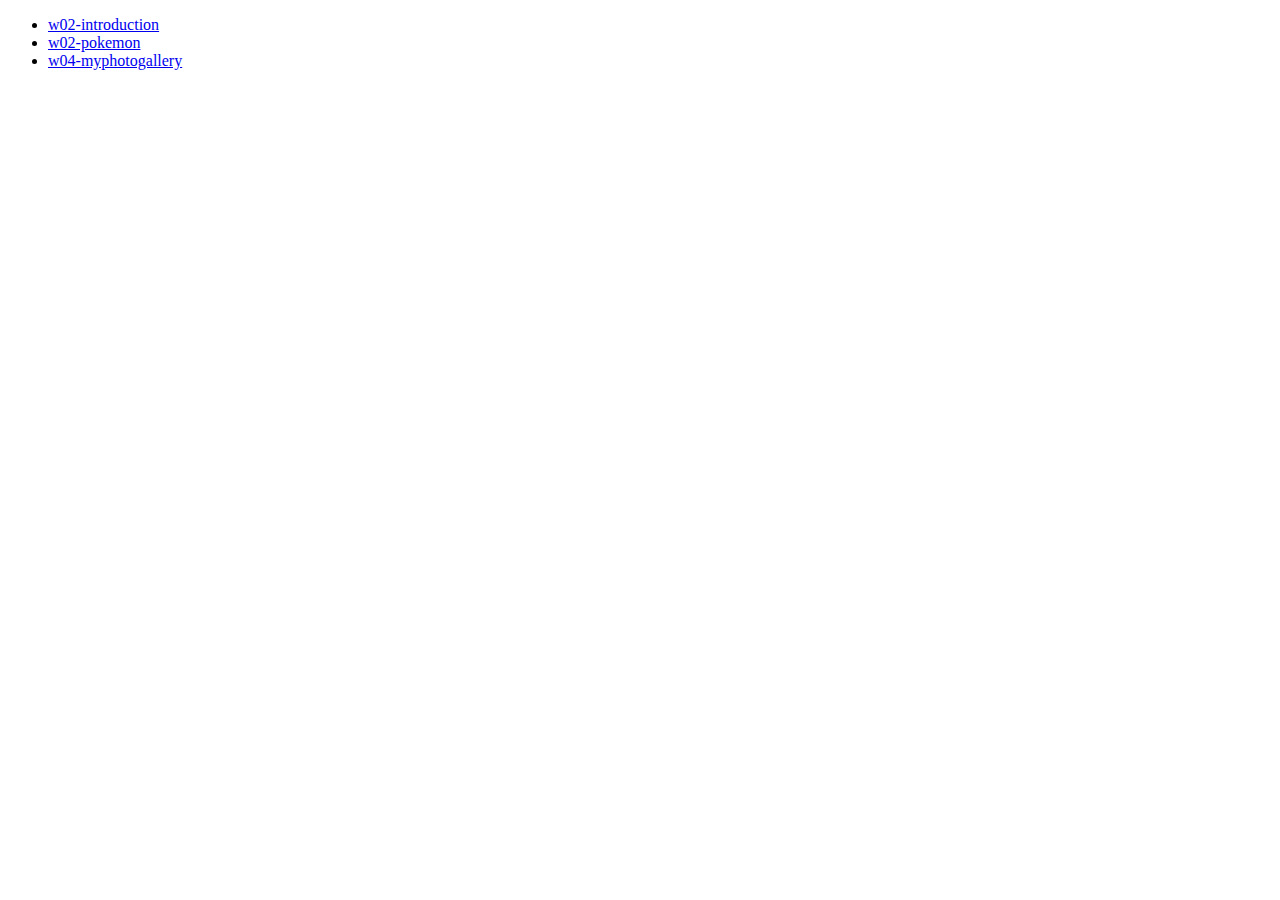
<file: index.html>
<!DOCTYPE html>
<html lang="en">
<head>
    <meta charset="UTF-8">
    <meta http-equiv="X-UA-Compatible" content="IE=edge">
    <meta name="viewport" content="width=device-width, initial-scale=1.0">
    <title>Class Demo</title>
</head>
<body>
    <div><ul>
        <li><a href="./w02/intro.html">w02-introduction</a></li>
        <li><a href="./w02/pokemon.html">w02-pokemon</a></li>
        <li><a href="./w04/myphotogallery.html">w04-myphotogallery</a></li>
    </ul></div>
</body>
</html>
</file>
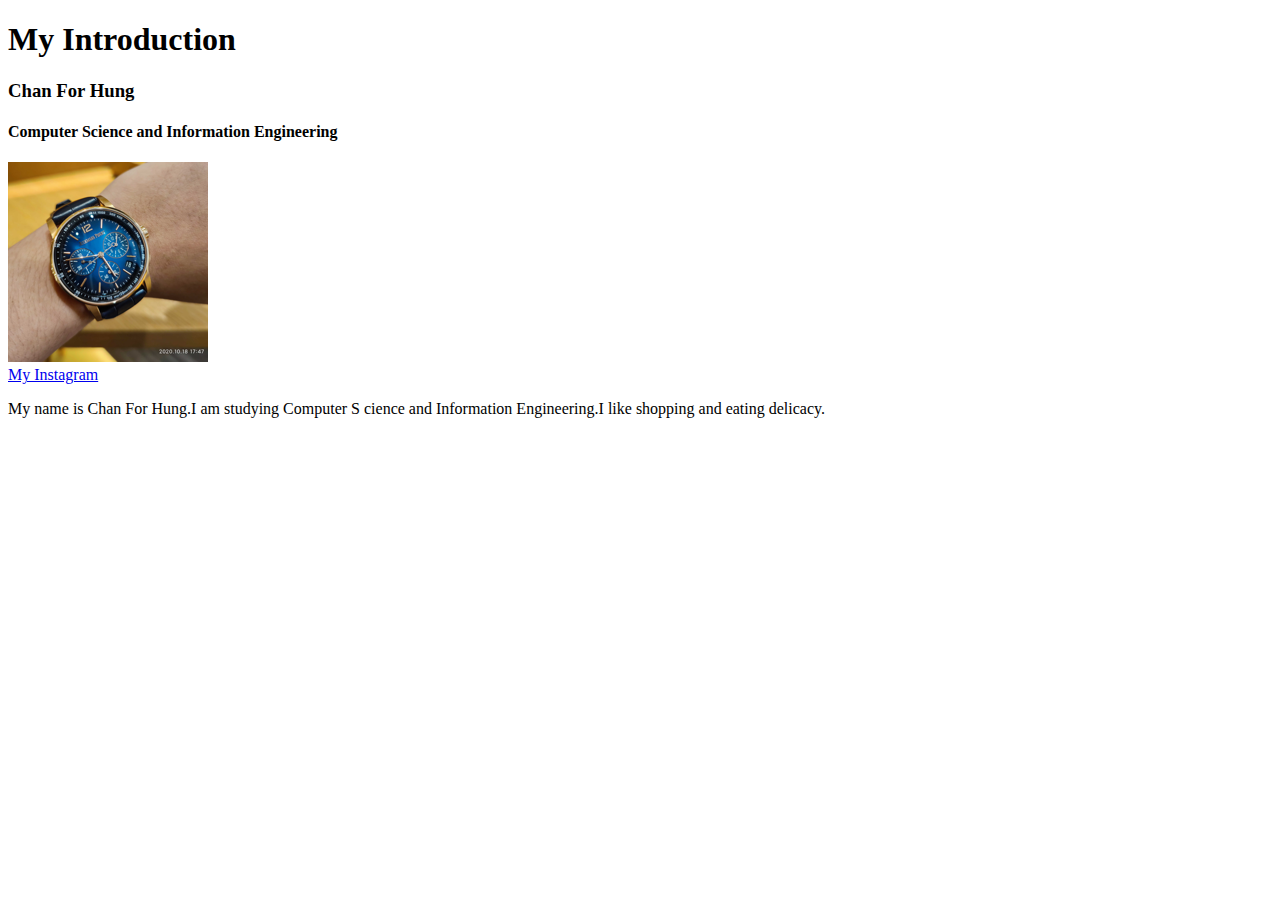
<file: w02/intro.html>
<!DOCTYPE html>
<html lang="en">

<head>
    <meta charset="UTF-8">
    <meta http-equiv="X-UA-Compatible" content="IE=edge">
    <meta name="viewport" content="width=device-width, initial-scale=1.0">
    <title>Introduction</title>
</head>

<body>
    <div>
        <h1>My Introduction</h1>
        <h3>Chan For Hung</h3>
        <h4>Computer Science and Information Engineering</h4>
        <img src="./modified-image.png" alt=""><br/>
        <a href="https://www.instagram.com/" >My Instagram</a>
        <p>My name is Chan For Hung.I am studying Computer S cience and Information Engineering.I like shopping and eating delicacy.</p>
    </div>
</body>
</html>
</file>
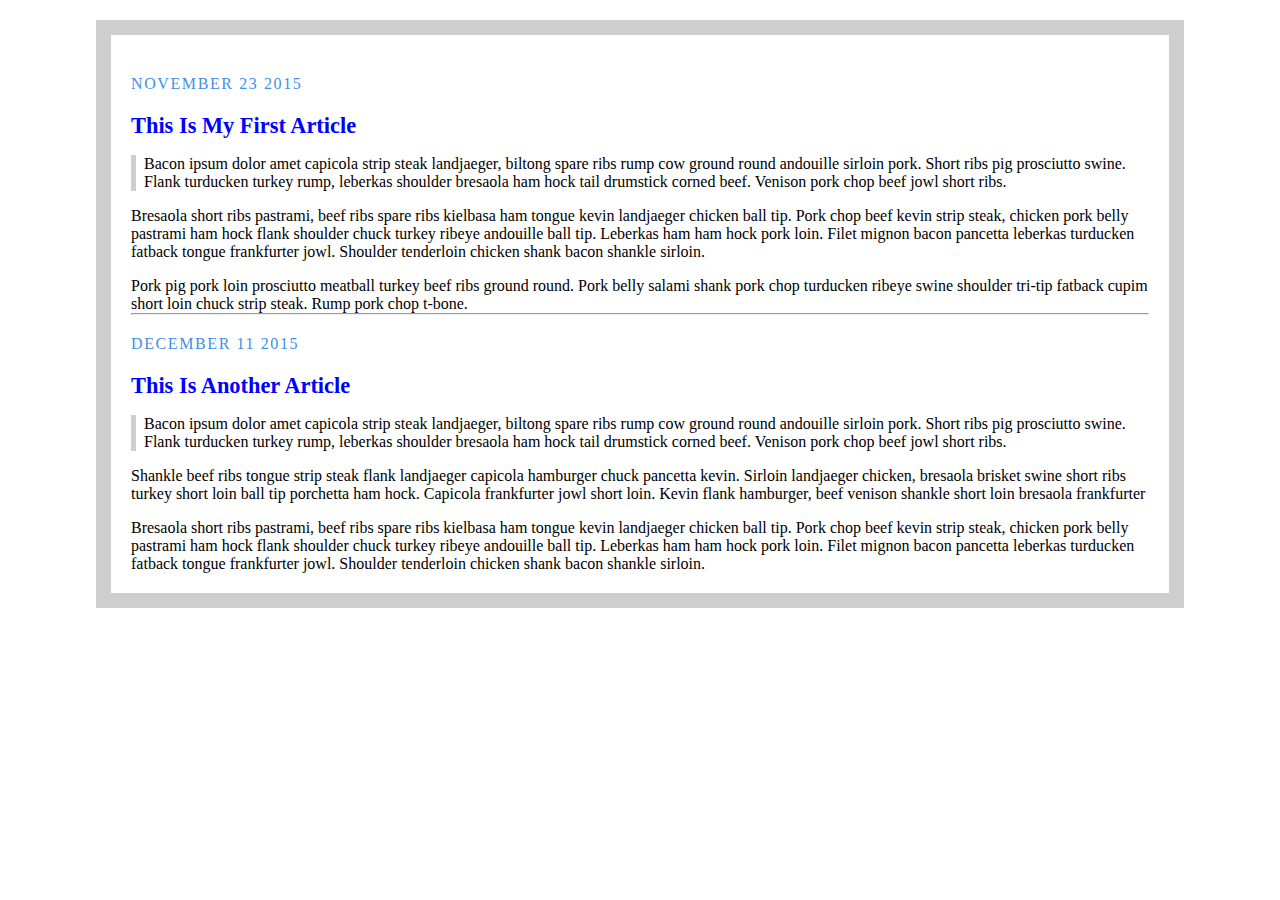
<file: w04/blog.html>
<!DOCTYPE html>
<html>
<head>
    <meta charset="UTF-8">
    <meta http-equiv="X-UA-Compatible" content="IE=edge">
    <meta name="viewport" content="width=device-width, initial-scale=1.0">
	<title>My Blog</title>
<style>* {
    margin: 0;
    padding: 0;
    box-sizing: border-box;
    }
    body {border: 15px solid #cfcece;
          margin: 20px auto;
          padding: 20px;
          width: 85%;
          font-family: 'Times New Roman', Times, serif;
          font-size: 16px;}

.date {color: rgb(64, 143, 233);
text-transform: uppercase;
letter-spacing: 0.1rem;
padding: 20px 0;}

.post h2 {font-size: 1.4rem;
font-weight: bold;
color: blue;
padding-bottom: 1rem;}

.post .quote {border-left: 5px solid #cfcece;
padding-left: 0.5rem;}

.post-info {margin-top: 1rem;}
  </style>
</head>
<body>

<link href='http://fonts.googleapis.com/css?family=Source+Sans+Pro:400,700,400italic|Source+Code+Pro:400,700' rel='stylesheet' type='text/css'>

<div class="post">
	 
	<div class="date">November 23 2015</div>
	<h2>This Is My First Article</h2>

	<p class="quote">
	Bacon ipsum dolor amet capicola strip steak landjaeger, biltong spare ribs rump cow ground round andouille sirloin pork. Short ribs pig prosciutto swine. Flank turducken turkey rump, leberkas shoulder bresaola ham hock tail drumstick corned beef. Venison pork chop beef jowl short ribs.
	</p>

	<p class="post-info">Bresaola short ribs pastrami, beef ribs spare ribs kielbasa ham tongue kevin landjaeger chicken ball tip. Pork chop beef kevin strip steak, chicken pork belly pastrami ham hock flank shoulder chuck turkey ribeye andouille ball tip. Leberkas ham ham hock pork loin. Filet mignon bacon pancetta leberkas turducken fatback tongue frankfurter jowl. Shoulder tenderloin chicken shank bacon shankle sirloin.</p>

	<p class="post-info">Pork pig pork loin prosciutto meatball turkey beef ribs ground round. Pork belly salami shank pork chop turducken ribeye swine shoulder tri-tip fatback cupim short loin chuck strip steak. Rump pork chop t-bone.</p>
	
</div>

<!-- <hr> -->
<hr>

<div class="post">
	<div class="date">December 11 2015</div>
	<h2>This Is Another Article</h2>

	<p class="quote">
	Bacon ipsum dolor amet capicola strip steak landjaeger, biltong spare ribs rump cow ground round andouille sirloin pork. Short ribs pig prosciutto swine. Flank turducken turkey rump, leberkas shoulder bresaola ham hock tail drumstick corned beef. Venison pork chop beef jowl short ribs.
	</p>

	<p class="post-info">Shankle beef ribs tongue strip steak flank landjaeger capicola hamburger chuck pancetta kevin. Sirloin landjaeger chicken, bresaola brisket swine short ribs turkey short loin ball tip porchetta ham hock. Capicola frankfurter jowl short loin. Kevin flank hamburger, beef venison shankle short loin bresaola frankfurter</p>

	<p class="post-info">Bresaola short ribs pastrami, beef ribs spare ribs kielbasa ham tongue kevin landjaeger chicken ball tip. Pork chop beef kevin strip steak, chicken pork belly pastrami ham hock flank shoulder chuck turkey ribeye andouille ball tip. Leberkas ham ham hock pork loin. Filet mignon bacon pancetta leberkas turducken fatback tongue frankfurter jowl. Shoulder tenderloin chicken shank bacon shankle sirloin.</p>
</div>

</body>
</html>
</file>
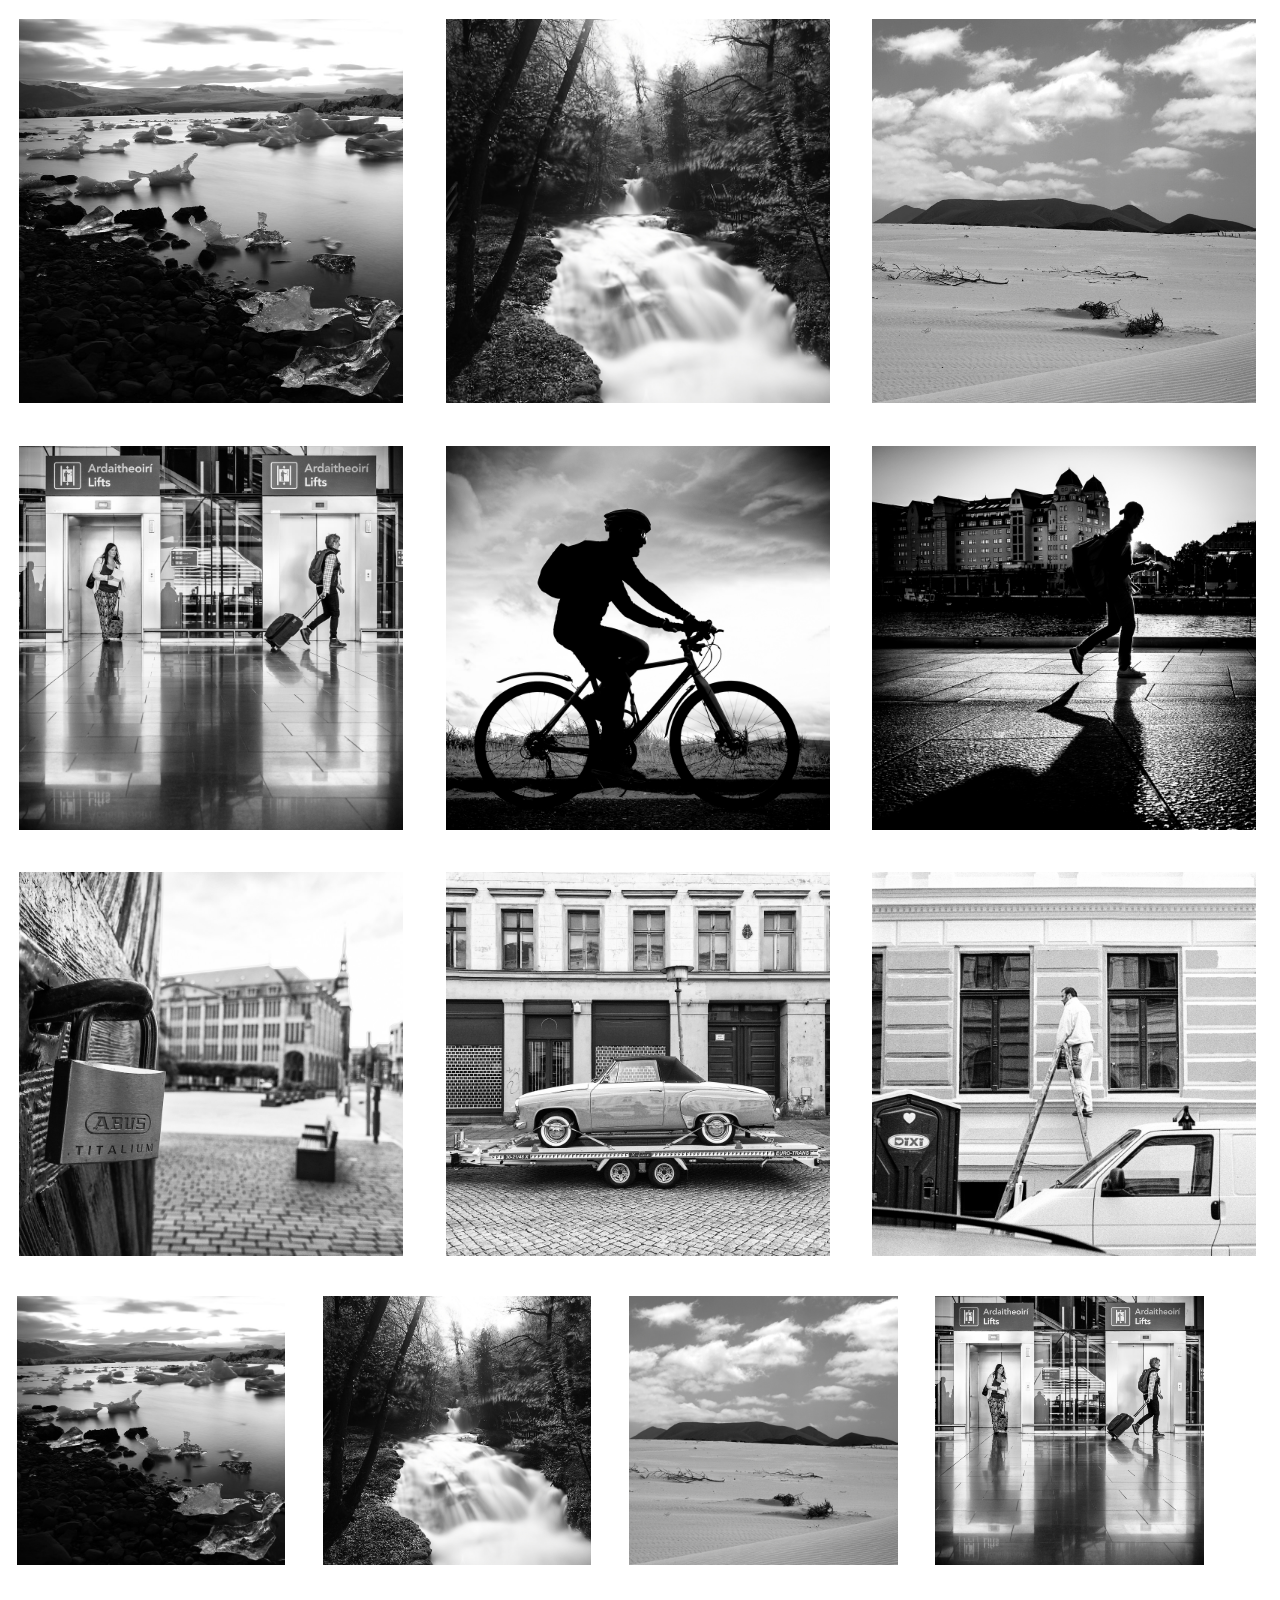
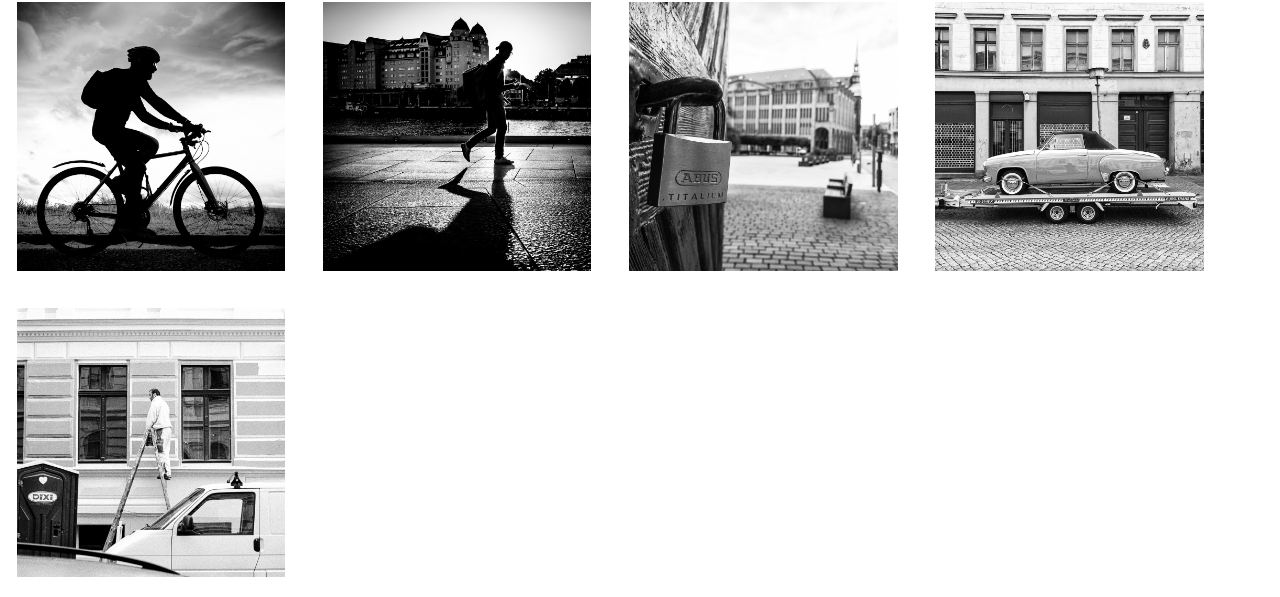
<file: w04/imageGallery.html>
<!DOCTYPE html>
<html lang="en">
<head>
    <meta charset="UTF-8">
    <meta http-equiv="X-UA-Compatible" content="IE=edge">
    <meta name="viewport" content="width=device-width, initial-scale=1.0">
    <title>Image Gallery</title>
    <link rel="stylesheet" href="./imageGallery.css">
</head>
<body>
    <div class="line3">
        <img src="./image/img1.jpg" alt="">
        <img src="./image/img2.jpg" alt="">
        <img src="./image/img3.jpg" alt="">
        <img src="./image/img4.jpg" alt="">
        <img src="./image/img5.jpg" alt="">
        <img src="./image/img6.jpg" alt="">
        <img src="./image/img7.jpg" alt="">
        <img src="./image/img8.jpg" alt="">
        <img src="./image/img9.jpg" alt="">
    </div>
    <div class="line4">
        <img src="./image/img1.jpg" alt="">
        <img src="./image/img2.jpg" alt="">
        <img src="./image/img3.jpg" alt="">
        <img src="./image/img4.jpg" alt="">
        <img src="./image/img5.jpg" alt="">
        <img src="./image/img6.jpg" alt="">
        <img src="./image/img7.jpg" alt="">
        <img src="./image/img8.jpg" alt="">
        <img src="./image/img9.jpg" alt="">
    </div>
</body>
</html>
</file>
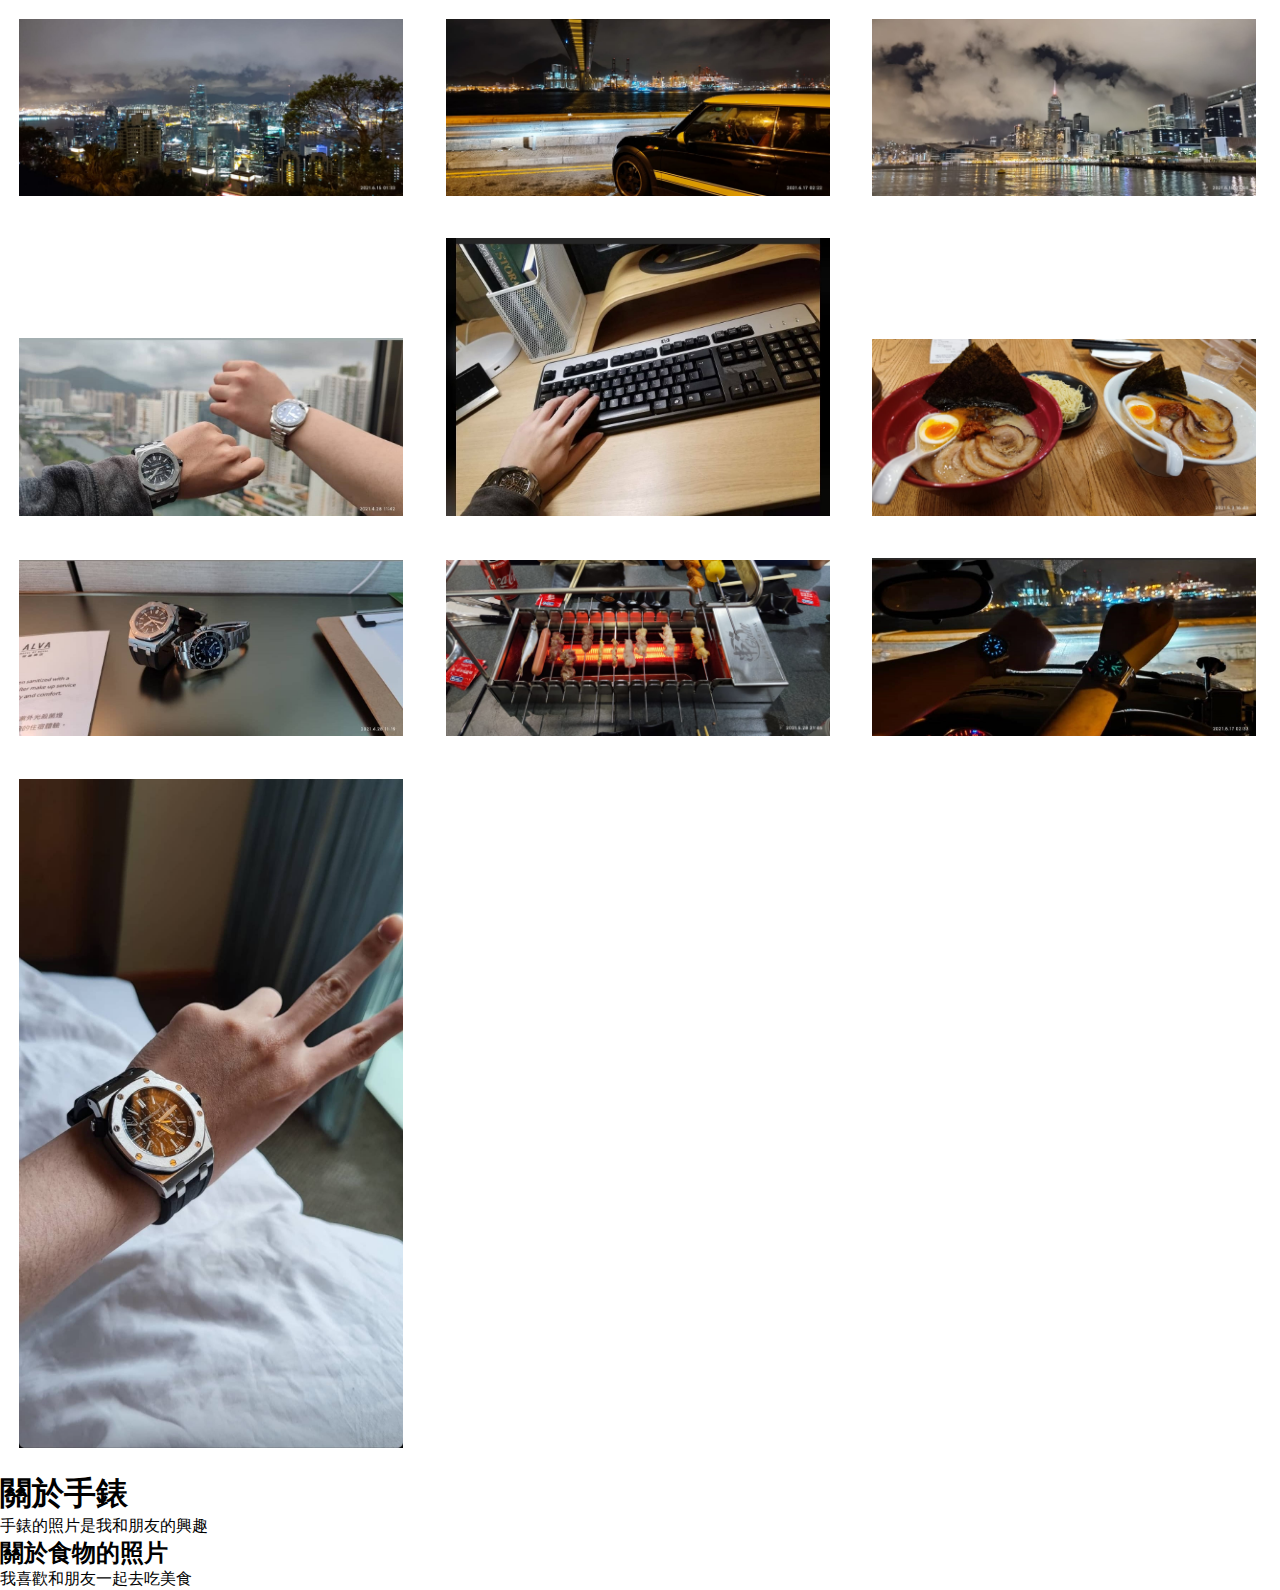
<file: w04/myphotogallery.html>
<!DOCTYPE html>
<html lang="en">
<head>
    <meta charset="UTF-8">
    <meta http-equiv="X-UA-Compatible" content="IE=edge">
    <meta name="viewport" content="width=device-width, initial-scale=1.0">
    <title>My photos Gallery</title>
    <link rel="stylesheet" href="./myphotogallery.css">
</head>
<body>
   <div class="line5">
<img src="./image/35119924-2267-4972-a8dc-0d8711f14cac.jpg" alt="">
<img src="./image/4569c8f0-d1f1-4e19-8ffc-ed5050e57c6e.jpg" alt="">
<img src="./image/487dbfc7-994e-4912-9f34-bc9dce6fed52.jpg" alt="">
<img src="./image/1801c7f8-8181-478f-9227-e1451f086d2b.jpg" alt="">
<img src="./image/6c425b56-4f4a-44c3-bc7d-e875b8b6e2ad.jpg" alt="">
<img src="./image/a72604e5-3d33-4aaa-a9eb-80625c900ef2.jpg" alt="">
<img src="./image/96d464fa-2b3b-4cb7-8aa3-0f788954c739.jpg" alt="">
<img src="./image/b4a6d19c-e0fc-4dfa-808a-a50c5059d497.jpg" alt="">
<img src="./image/5cb741f9-6330-404d-a989-026a9e7fa3a7.jpg" alt="">
<img src="./image/48768002-6ada-4dd9-85ce-e28d5a85fd53.jpg" alt="">
   </div> 
   <div class="post">
       <h1>關於手錶</h1>
       <p class="quote">
           手錶的照片是我和朋友的興趣
       </p>
       <H2>關於食物的照片</H2>
       <p class="quote">
        我喜歡和朋友一起去吃美食
       </p>
   </div>
</body>
</html>
</file>
<file: w04/imageGallery.css>
* {
  margin: 0;
  padding: 0;
  box-sizing: border-box;
}

.line3 img {
  width: 30%;
  margin: 1.5%;
}
.line4 img {
  width: 21%;
  margin: 1.3%;
}
</file>
<file: w04/myphotogallery.css>
* {
  margin: 0;
  padding: 0;
  box-sizing: border-box;
}

.line5 img {
  width: 30%;
  margin: 1.5%;
}
</file>
